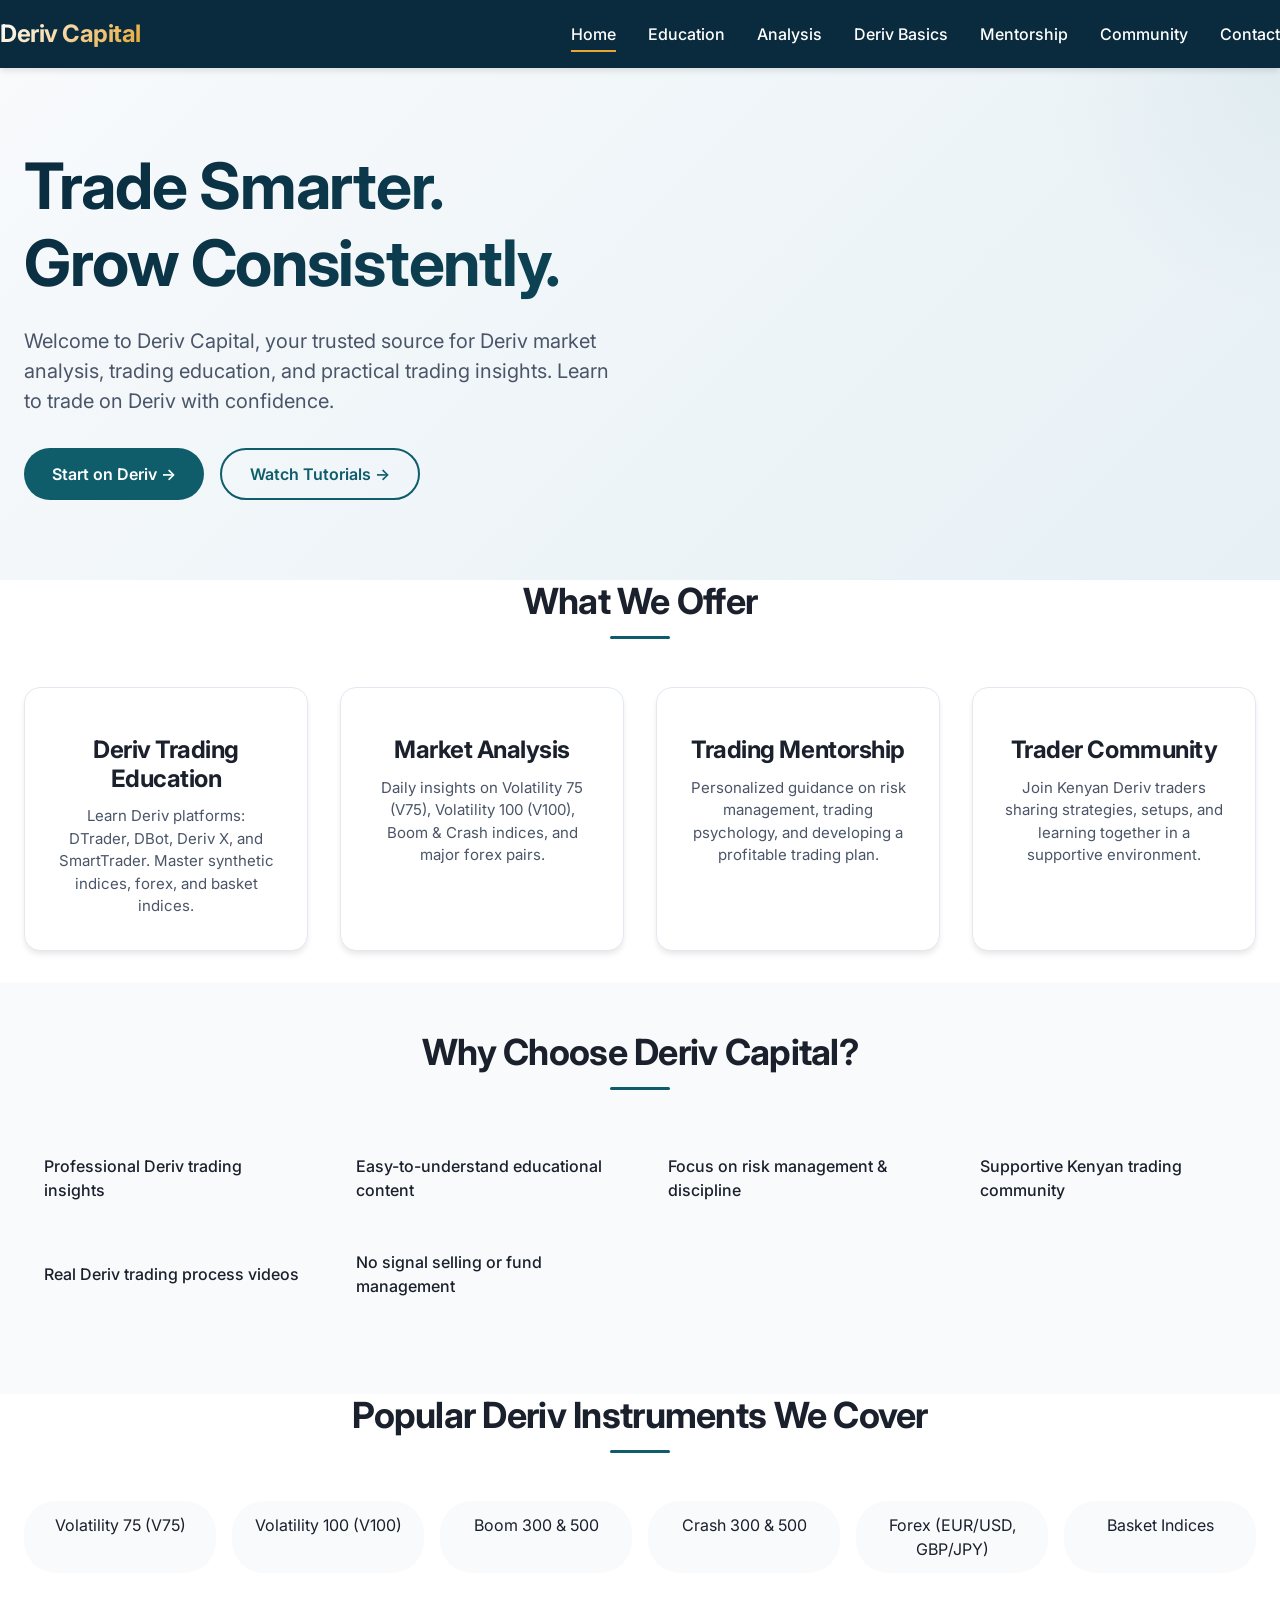
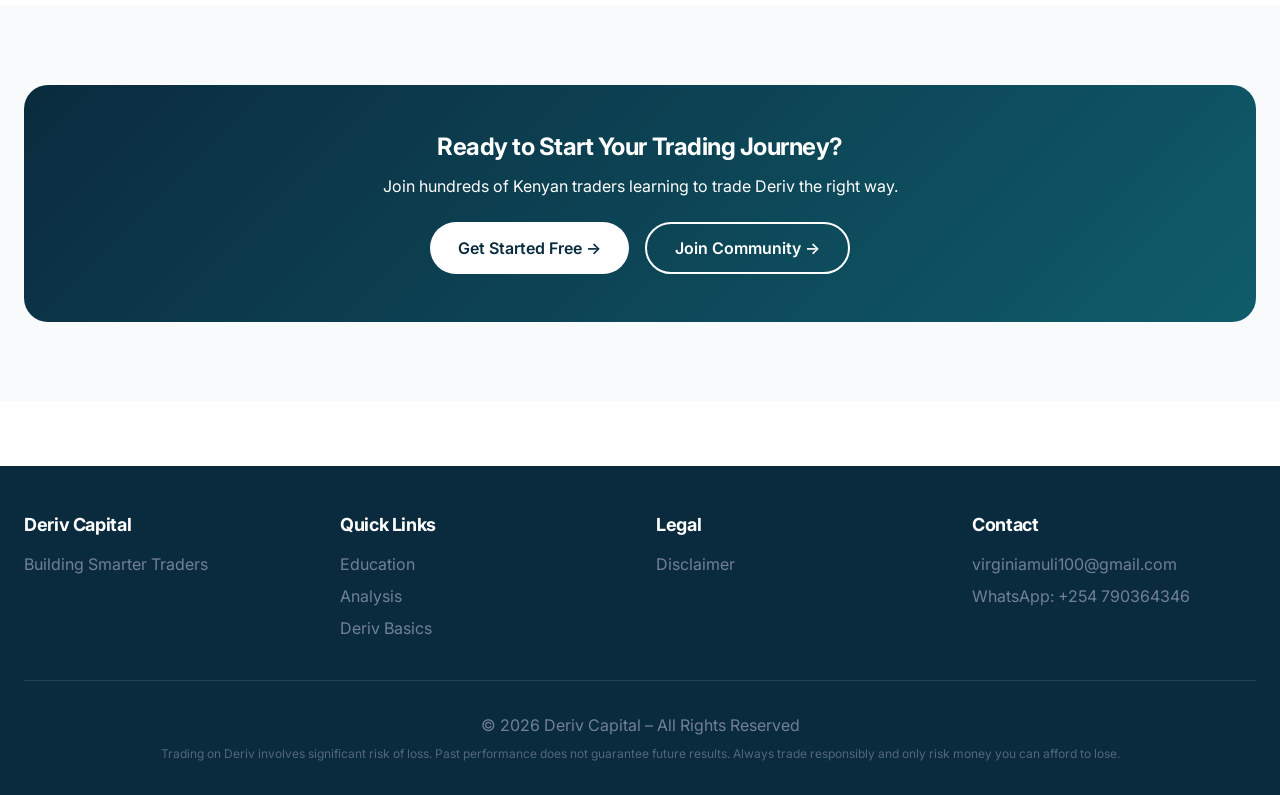
<file: index.html>
<!DOCTYPE html>
<html lang="en">
<head>
    <meta charset="UTF-8">
    <meta name="viewport" content="width=device-width, initial-scale=1.0">
    <title>Deriv Capital – Trade Smarter. Grow Consistently. | Deriv Trading Education Kenya</title>
    <meta name="description" content="Learn Deriv trading with Deriv Capital. Market analysis, trading education, mentorship, and community for Kenyan traders.">
    <link rel="stylesheet" href="styles.css">
</head>
<body>
    <header>
        <div class="container header-flex">
            <div class="logo">
                <a href="index.html"> Deriv Capital</a>
            </div>
            <button class="menu-toggle" aria-label="Menu">☰</button>
            <ul class="nav-links">
                <li><a href="index.html" class="active">Home</a></li>
                <li><a href="education.html">Education</a></li>
                <li><a href="market-analysis.html">Analysis</a></li>
                <li><a href="deriv-basics.html">Deriv Basics</a></li>
                <li><a href="mentorship.html">Mentorship</a></li>
                <li><a href="community.html">Community</a></li>
                <li><a href="contact.html">Contact</a></li>
            </ul>
        </div>
    </header>

    <main>
        <section class="hero">
            <div class="container">
                <h1>Trade Smarter.<br>Grow Consistently.</h1>
                <p>Welcome to Deriv Capital, your trusted source for Deriv market analysis, trading education, and practical trading insights. Learn to trade on Deriv with confidence.</p>
                <div class="hero-buttons">
                    <a href="deriv-basics.html" class="btn"> Start on Deriv →</a>
                    <a href="education.html" class="btn btn-outline">Watch Tutorials →</a>
                </div>
            </div>
        </section>

        <section class="container">
            <h2 class="section-title">What We Offer</h2>
            <div class="grid">
                <div class="card">
                    <div class="card-icon"></div>
                    <h3>Deriv Trading Education</h3>
                    <p>Learn Deriv platforms: DTrader, DBot, Deriv X, and SmartTrader. Master synthetic indices, forex, and basket indices.</p>
                </div>
                <div class="card">
                    <div class="card-icon"></div>
                    <h3>Market Analysis</h3>
                    <p>Daily insights on Volatility 75 (V75), Volatility 100 (V100), Boom & Crash indices, and major forex pairs.</p>
                </div>
                <div class="card">
                    <div class="card-icon"></div>
                    <h3>Trading Mentorship</h3>
                    <p>Personalized guidance on risk management, trading psychology, and developing a profitable trading plan.</p>
                </div>
                <div class="card">
                    <div class="card-icon"></div>
                    <h3>Trader Community</h3>
                    <p>Join Kenyan Deriv traders sharing strategies, setups, and learning together in a supportive environment.</p>
                </div>
            </div>
        </section>

        <section class="bg-light">
            <div class="container">
                <h2 class="section-title">Why Choose Deriv Capital?</h2>
                <div class="features-grid">
                    <div class="feature"> Professional Deriv trading insights</div>
                    <div class="feature"> Easy-to-understand educational content</div>
                    <div class="feature"> Focus on risk management & discipline</div>
                    <div class="feature"> Supportive Kenyan trading community</div>
                    <div class="feature"> Real Deriv trading process videos</div>
                    <div class="feature"> No signal selling or fund management</div>
                </div>
            </div>
        </section>

        <section class="container">
            <h2 class="section-title">Popular Deriv Instruments We Cover</h2>
            <div class="grid" style="grid-template-columns: repeat(auto-fit, minmax(160px, 1fr)); gap: 1rem;">
                <div class="card-small" style="background: var(--bg-light); padding: 0.75rem; border-radius: 2rem; text-align: center;"> Volatility 75 (V75)</div>
                <div class="card-small" style="background: var(--bg-light); padding: 0.75rem; border-radius: 2rem; text-align: center;"> Volatility 100 (V100)</div>
                <div class="card-small" style="background: var(--bg-light); padding: 0.75rem; border-radius: 2rem; text-align: center;"> Boom 300 & 500</div>
                <div class="card-small" style="background: var(--bg-light); padding: 0.75rem; border-radius: 2rem; text-align: center;"> Crash 300 & 500</div>
                <div class="card-small" style="background: var(--bg-light); padding: 0.75rem; border-radius: 2rem; text-align: center;"> Forex (EUR/USD, GBP/JPY)</div>
                <div class="card-small" style="background: var(--bg-light); padding: 0.75rem; border-radius: 2rem; text-align: center;"> Basket Indices</div>
            </div>
        </section>

        <section class="bg-light">
            <div class="container">
                <div class="cta-box" style="background: linear-gradient(135deg, var(--primary-dark), var(--primary));">
                    <h3>Ready to Start Your Trading Journey?</h3>
                    <p>Join hundreds of Kenyan traders learning to trade Deriv the right way.</p>
                    <div class="cta-buttons">
                        <a href="deriv-basics.html" class="btn" style="background: white; color: var(--primary-dark);">Get Started Free →</a>
                        <a href="community.html" class="btn btn-outline">Join Community →</a>
                    </div>
                </div>
            </div>
        </section>
    </main>

    <footer>
        <div class="container">
            <div class="footer-grid">
                <div>
                    <h4>Deriv Capital</h4>
                    <p>Building Smarter Traders</p>
                </div>
                <div>
                    <h4>Quick Links</h4>
                    <ul>
                        <li><a href="education.html">Education</a></li>
                        <li><a href="market-analysis.html">Analysis</a></li>
                        <li><a href="deriv-basics.html">Deriv Basics</a></li>
                    </ul>
                </div>
                <div>
                    <h4>Legal</h4>
                    <ul>
                        <li><a href="disclaimer.html">Disclaimer</a></li>
                    </ul>
                </div>
                <div>
                    <h4>Contact</h4>
                    <ul>
                        <li><a href="mailto:virginiamuli100@gmail.com">virginiamuli100@gmail.com</a></li>
                        <li><a href="https://wa.me/254790364346">WhatsApp: +254 790364346</a></li>
                    </ul>
                </div>
            </div>
            <div class="footer-bottom">
                <p>&copy; 2026 Deriv Capital – All Rights Reserved</p>
                <p class="disclaimer-small">Trading on Deriv involves significant risk of loss. Past performance does not guarantee future results. Always trade responsibly and only risk money you can afford to lose.</p>
            </div>
        </div>
    </footer>
    <script src="main.js"></script>
</body>
</html>
</file>
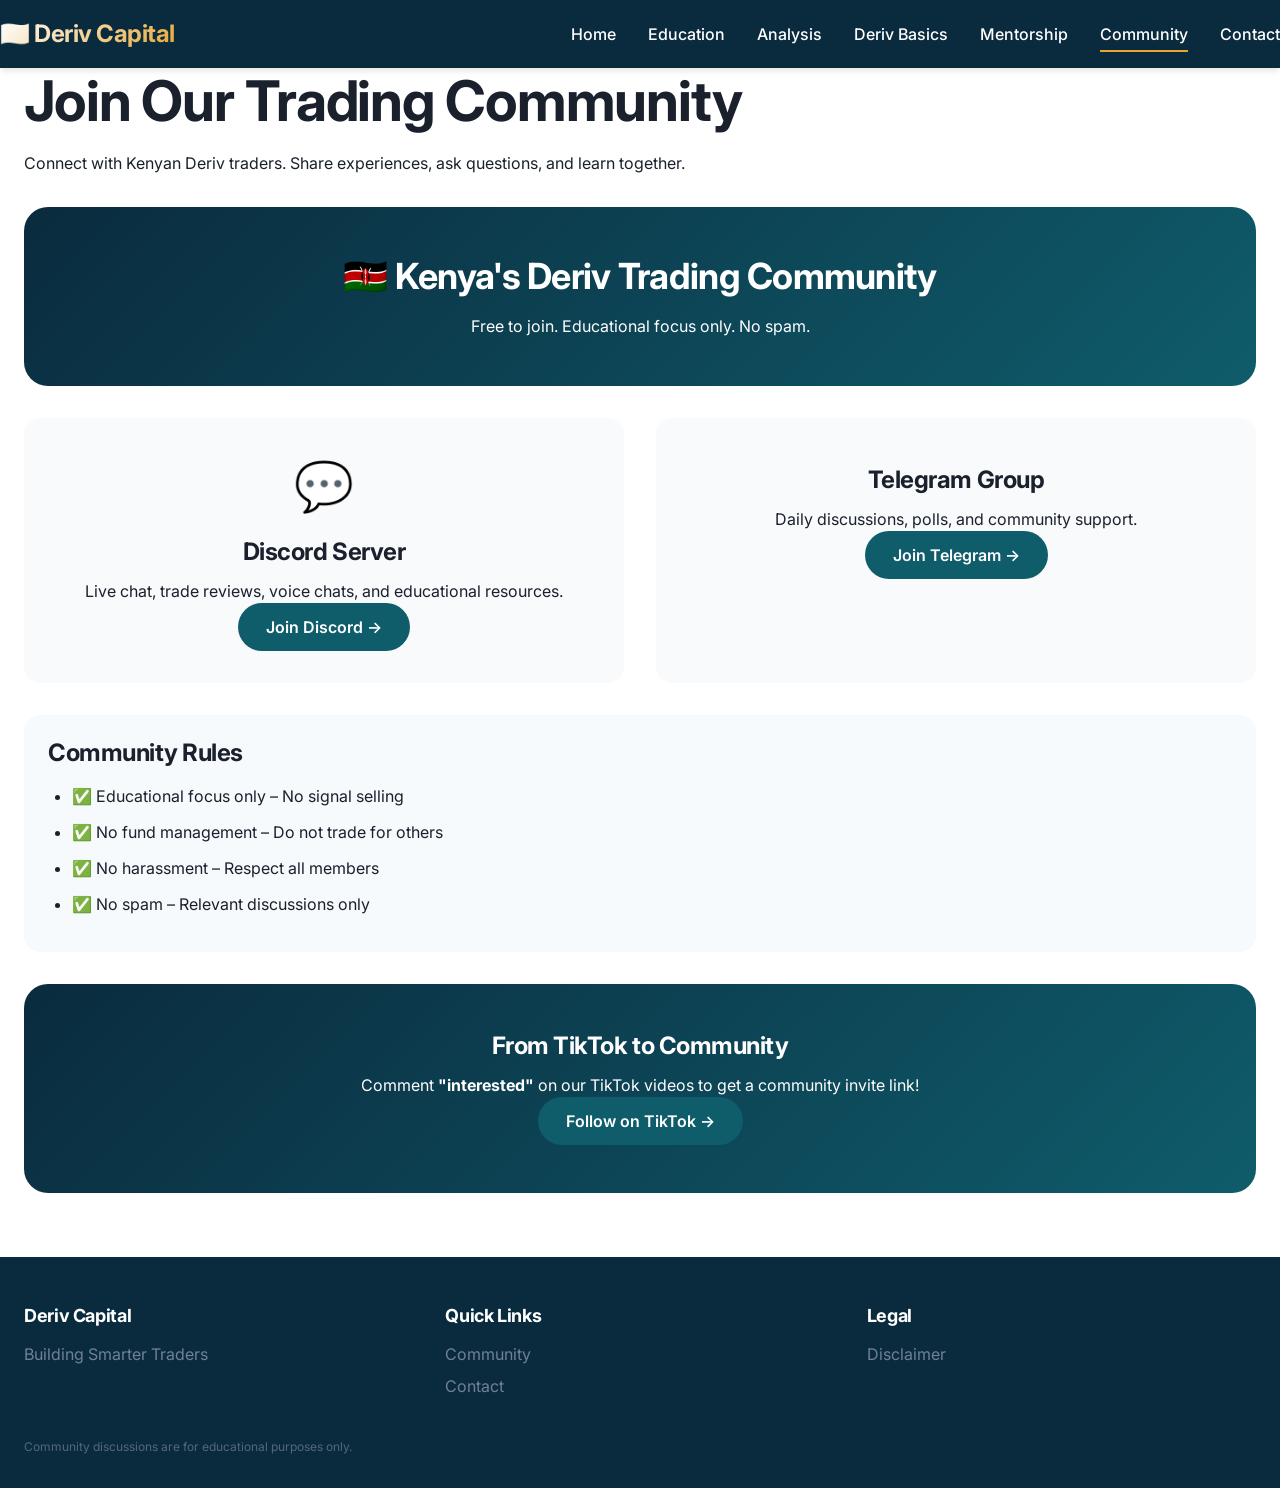
<file: community.html>
<!DOCTYPE html>
<html lang="en">
<head>
    <meta charset="UTF-8">
    <meta name="viewport" content="width=device-width, initial-scale=1.0">
    <title>Community – Deriv Capital</title>
    <link rel="stylesheet" href="styles.css">
</head>
<body>
    <header>
        <div class="container header-flex">
            <div class="logo"><a href="index.html">🇰🇪 Deriv Capital</a></div>
            <button class="menu-toggle">☰</button>
            <ul class="nav-links">
                <li><a href="index.html">Home</a></li>
                <li><a href="education.html">Education</a></li>
                <li><a href="market-analysis.html">Analysis</a></li>
                <li><a href="deriv-basics.html">Deriv Basics</a></li>
                <li><a href="mentorship.html">Mentorship</a></li>
                <li><a href="community.html" class="active">Community</a></li>
                <li><a href="contact.html">Contact</a></li>
            </ul>
        </div>
    </header>

    <main class="container">
        <h1> Join Our Trading Community</h1>
        <p>Connect with Kenyan Deriv traders. Share experiences, ask questions, and learn together.</p>

        <div class="community-banner">
            <h2>🇰🇪 Kenya's Deriv Trading Community</h2>
            <p>Free to join. Educational focus only. No spam.</p>
        </div>

        <div class="community-platforms">
            <div class="platform-card">
                <div class="platform-icon">💬</div>
                <h3>Discord Server</h3>
                <p>Live chat, trade reviews, voice chats, and educational resources.</p>
                <a href="https://discord.gg/keemcapital" class="btn" target="_blank">Join Discord →</a>
            </div>
            <div class="platform-card">
                <div class="platform-icon"></div>
                <h3>Telegram Group</h3>
                <p>Daily discussions, polls, and community support.</p>
                <a href="https://t.me/keemcapital" class="btn" target="_blank">Join Telegram →</a>
            </div>
        </div>

        <div class="community-rules" style="background: #f7fafc; padding: 1.5rem; border-radius: 16px;">
            <h3> Community Rules</h3>
            <ul style="margin-left: 1.5rem;">
                <li>✅ Educational focus only – No signal selling</li>
                <li>✅ No fund management – Do not trade for others</li>
                <li>✅ No harassment – Respect all members</li>
                <li>✅ No spam – Relevant discussions only</li>
            </ul>
        </div>

        <div class="cta-box">
            <h3> From TikTok to Community</h3>
            <p>Comment <strong>"interested"</strong> on our TikTok videos to get a community invite link!</p>
            <a href="https://www.tiktok.com/@ma_ashley4631" class="btn" target="_blank">Follow on TikTok →</a>
        </div>
    </main>

    <footer>
        <div class="container">
            <div class="footer-grid">
                <div><h4>Deriv Capital</h4><p>Building Smarter Traders</p></div>
                <div><h4>Quick Links</h4><ul><li><a href="community.html">Community</a></li><li><a href="contact.html">Contact</a></li></ul></div>
                <div><h4>Legal</h4><ul><li><a href="disclaimer.html">Disclaimer</a></li></ul></div>
            </div>
            <p class="disclaimer-small">Community discussions are for educational purposes only.</p>
        </div>
    </footer>
    <script src="main.js"></script>
</body>
</html>
</file>
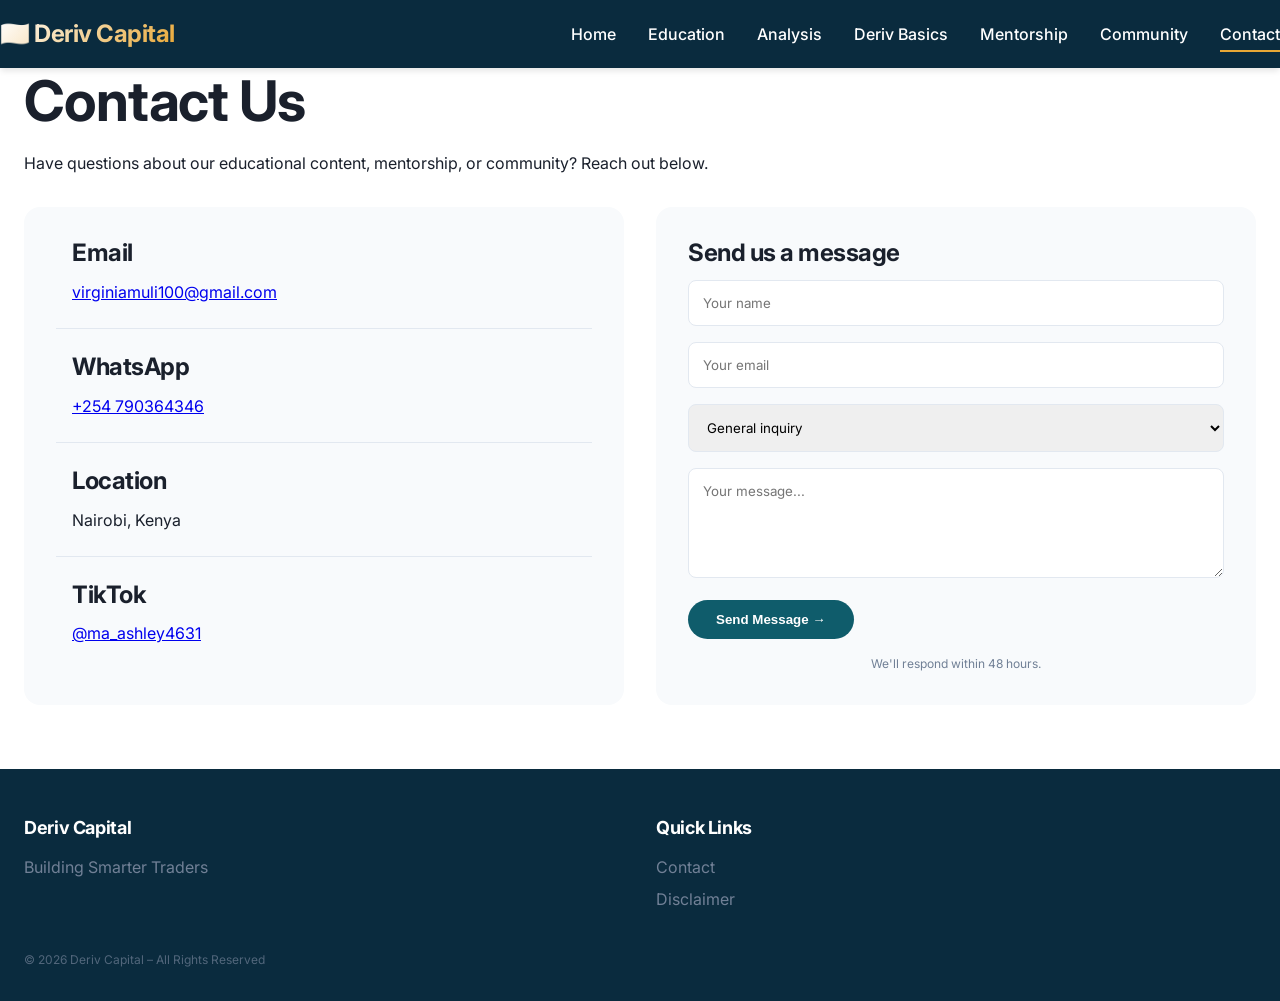
<file: contact.html>
<!DOCTYPE html>
<html lang="en">
<head>
    <meta charset="UTF-8">
    <meta name="viewport" content="width=device-width, initial-scale=1.0">
    <title>Contact – Deriv Capital</title>
    <link rel="stylesheet" href="styles.css">
</head>
<body>
    <header>
        <div class="container header-flex">
            <div class="logo"><a href="index.html">🇰🇪 Deriv Capital</a></div>
            <button class="menu-toggle">☰</button>
            <ul class="nav-links">
                <li><a href="index.html">Home</a></li>
                <li><a href="education.html">Education</a></li>
                <li><a href="market-analysis.html">Analysis</a></li>
                <li><a href="deriv-basics.html">Deriv Basics</a></li>
                <li><a href="mentorship.html">Mentorship</a></li>
                <li><a href="community.html">Community</a></li>
                <li><a href="contact.html" class="active">Contact</a></li>
            </ul>
        </div>
    </header>

    <main class="container">
        <h1> Contact Us</h1>
        <p>Have questions about our educational content, mentorship, or community? Reach out below.</p>

        <div class="contact-grid">
            <div class="contact-info-box">
                <div class="contact-method">
                    <div class="contact-icon"></div>
                    <div>
                        <h3>Email</h3>
                        <p><a href="mailto:virginiamuli100@gmail.com">virginiamuli100@gmail.com</a></p>
                    </div>
                </div>
                <div class="contact-method">
                    <div class="contact-icon"></div>
                    <div>
                        <h3>WhatsApp</h3>
                        <p><a href="https://wa.me/254790364346">+254 790364346</a></p>
                    </div>
                </div>
                <div class="contact-method">
                    <div class="contact-icon"></div>
                    <div>
                        <h3>Location</h3>
                        <p>Nairobi, Kenya</p>
                    </div>
                </div>
                <div class="contact-method">
                    <div class="contact-icon"></div>
                    <div>
                        <h3>TikTok</h3>
                        <p><a href="https://www.tiktok.com/@ma_ashley4631" target="_blank">@ma_ashley4631</a></p>
                    </div>
                </div>
            </div>

            <div class="contact-form-box">
                <h3>Send us a message</h3>
                <form action="https://formspree.io/f/your-form-id" method="POST">
                    <input type="text" name="name" placeholder="Your name" required>
                    <input type="email" name="email" placeholder="Your email" required>
                    <select name="subject">
                        <option value="general">General inquiry</option>
                        <option value="mentorship">Mentorship interest</option>
                        <option value="community">Community question</option>
                    </select>
                    <textarea name="message" rows="5" placeholder="Your message..." required></textarea>
                    <button type="submit" class="btn">Send Message →</button>
                </form>
                <p class="form-note" style="font-size: 0.75rem;">We'll respond within 48 hours.</p>
            </div>
        </div>
    </main>

    <footer>
        <div class="container">
            <div class="footer-grid">
                <div><h4>Deriv Capital</h4><p>Building Smarter Traders</p></div>
                <div><h4>Quick Links</h4><ul><li><a href="contact.html">Contact</a></li><li><a href="disclaimer.html">Disclaimer</a></li></ul></div>
            </div>
            <p class="disclaimer-small">© 2026  Deriv Capital – All Rights Reserved</p>
        </div>
    </footer>
    <script src="main.js"></script>
</body>
</html>
</file>
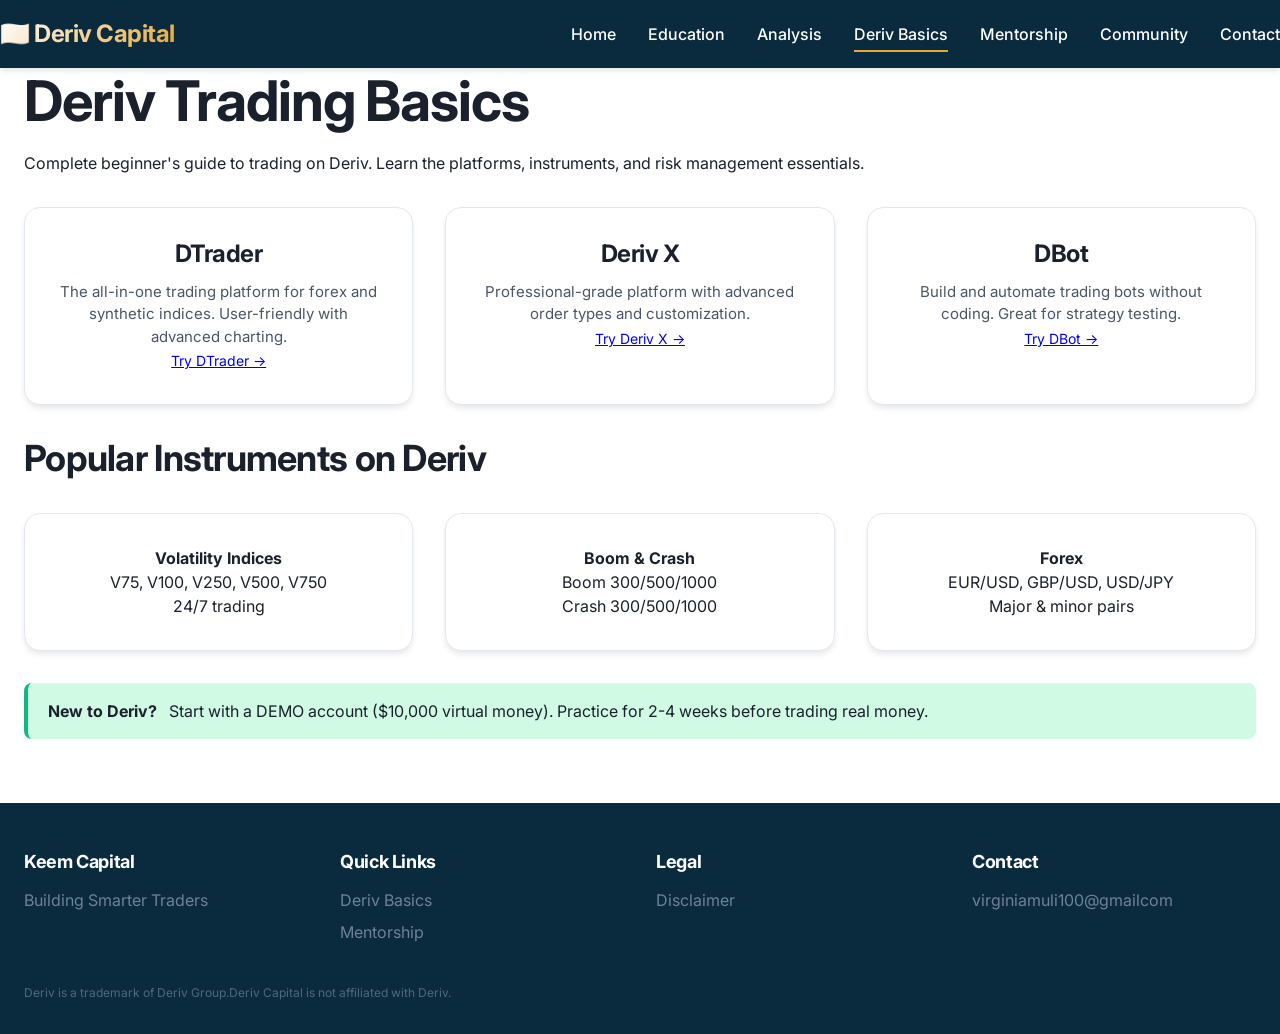
<file: deriv-basics.html>
<!DOCTYPE html>
<html lang="en">
<head>
    <meta charset="UTF-8">
    <meta name="viewport" content="width=device-width, initial-scale=1.0">
    <title>Deriv Basics – Deriv Capital</title>
    <link rel="stylesheet" href="styles.css">
</head>
<body>
    <header>
        <div class="container header-flex">
            <div class="logo"><a href="index.html">🇰🇪 Deriv Capital</a></div>
            <button class="menu-toggle">☰</button>
            <ul class="nav-links">
                <li><a href="index.html">Home</a></li>
                <li><a href="education.html">Education</a></li>
                <li><a href="market-analysis.html">Analysis</a></li>
                <li><a href="deriv-basics.html" class="active">Deriv Basics</a></li>
                <li><a href="mentorship.html">Mentorship</a></li>
                <li><a href="community.html">Community</a></li>
                <li><a href="contact.html">Contact</a></li>
            </ul>
        </div>
    </header>

    <main class="container">
        <h1> Deriv Trading Basics</h1>
        <p>Complete beginner's guide to trading on Deriv. Learn the platforms, instruments, and risk management essentials.</p>

        <div class="grid">
            <div class="card">
                <h3>DTrader</h3>
                <p>The all-in-one trading platform for forex and synthetic indices. User-friendly with advanced charting.</p>
                <a href="https://deriv.com/dtrader" class="btn-small" target="_blank">Try DTrader →</a>
            </div>
            <div class="card">
                <h3>Deriv X</h3>
                <p>Professional-grade platform with advanced order types and customization.</p>
                <a href="https://deriv.com/derivx" class="btn-small" target="_blank">Try Deriv X →</a>
            </div>
            <div class="card">
                <h3>DBot</h3>
                <p>Build and automate trading bots without coding. Great for strategy testing.</p>
                <a href="https://deriv.com/dbot" class="btn-small" target="_blank">Try DBot →</a>
            </div>
        </div>

        <h2>Popular Instruments on Deriv</h2>
        <div class="grid" style="grid-template-columns: repeat(auto-fit, minmax(200px, 1fr));">
            <div class="card"><strong> Volatility Indices</strong><br>V75, V100, V250, V500, V750<br>24/7 trading</div>
            <div class="card"><strong> Boom & Crash</strong><br>Boom 300/500/1000<br>Crash 300/500/1000</div>
            <div class="card"><strong> Forex</strong><br>EUR/USD, GBP/USD, USD/JPY<br>Major & minor pairs</div>
        </div>

        <div class="alert alert-success">
         <strong>New to Deriv?</strong> Start with a DEMO account ($10,000 virtual money). Practice for 2-4 weeks before trading real money.
        </div>
    </main>

    <footer>
        <div class="container">
            <div class="footer-grid">
                <div><h4>Keem Capital</h4><p>Building Smarter Traders</p></div>
                <div><h4>Quick Links</h4><ul><li><a href="deriv-basics.html">Deriv Basics</a></li><li><a href="mentorship.html">Mentorship</a></li></ul></div>
                <div><h4>Legal</h4><ul><li><a href="disclaimer.html">Disclaimer</a></li></ul></div>
                <div><h4>Contact</h4><ul><li><a href="mailto:virginiamuli100@gmailcom">virginiamuli100@gmailcom</a></li></ul></div>
            </div>
            <p class="disclaimer-small">Deriv is a trademark of Deriv Group.Deriv Capital is not affiliated with Deriv.</p>
        </div>
    </footer>
    <script src="main.js"></script>
</body>
</html>
</file>
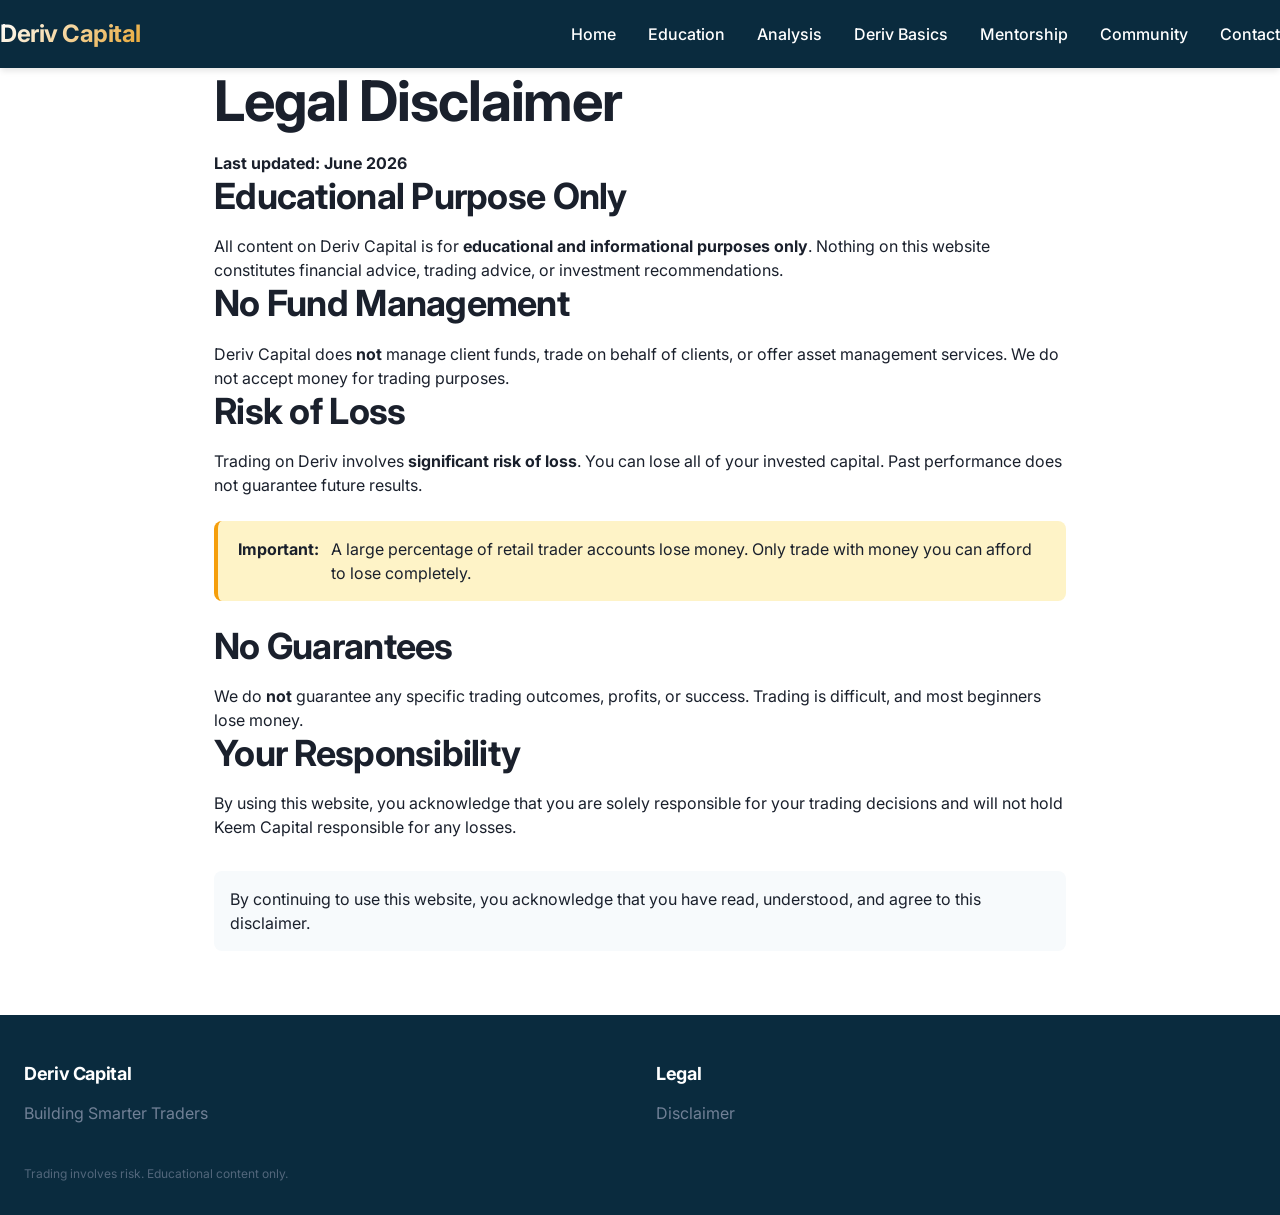
<file: disclaimer.html>
<!DOCTYPE html>
<html lang="en">
<head>
    <meta charset="UTF-8">
    <meta name="viewport" content="width=device-width, initial-scale=1.0">
    <title>Disclaimer – Deriv Capital</title>
    <link rel="stylesheet" href="styles.css">
</head>
<body>
    <header>
        <div class="container header-flex">
            <div class="logo"><a href="index.html">Deriv Capital</a></div>
            <button class="menu-toggle"></button>
            <ul class="nav-links">
                <li><a href="index.html">Home</a></li>
                <li><a href="education.html">Education</a></li>
                <li><a href="market-analysis.html">Analysis</a></li>
                <li><a href="deriv-basics.html">Deriv Basics</a></li>
                <li><a href="mentorship.html">Mentorship</a></li>
                <li><a href="community.html">Community</a></li>
                <li><a href="contact.html">Contact</a></li>
            </ul>
        </div>
    </header>

    <main class="container" style="max-width: 900px;">
        <h1> Legal Disclaimer</h1>
        <p><strong>Last updated: June 2026</strong></p>

        <h2>Educational Purpose Only</h2>
        <p>All content on Deriv Capital is for <strong>educational and informational purposes only</strong>. Nothing on this website constitutes financial advice, trading advice, or investment recommendations.</p>

        <h2>No Fund Management</h2>
        <p>Deriv Capital does <strong>not</strong> manage client funds, trade on behalf of clients, or offer asset management services. We do not accept money for trading purposes.</p>

        <h2>Risk of Loss</h2>
        <p>Trading on Deriv involves <strong>significant risk of loss</strong>. You can lose all of your invested capital. Past performance does not guarantee future results.</p>

        <div class="alert alert-warning">
            <strong>Important:</strong> A large percentage of retail trader accounts lose money. Only trade with money you can afford to lose completely.
        </div>

        <h2>No Guarantees</h2>
        <p>We do <strong>not</strong> guarantee any specific trading outcomes, profits, or success. Trading is difficult, and most beginners lose money.</p>

        <h2>Your Responsibility</h2>
        <p>By using this website, you acknowledge that you are solely responsible for your trading decisions and will not hold Keem Capital responsible for any losses.</p>

        <p style="margin-top: 2rem; padding: 1rem; background: #f7fafc; border-radius: 8px;">By continuing to use this website, you acknowledge that you have read, understood, and agree to this disclaimer.</p>
    </main>

    <footer>
        <div class="container">
            <div class="footer-grid">
                <div><h4>Deriv Capital</h4><p>Building Smarter Traders</p></div>
                <div><h4>Legal</h4><ul><li><a href="disclaimer.html">Disclaimer</a></li></ul></div>
            </div>
            <p class="disclaimer-small">Trading involves risk. Educational content only.</p>
        </div>
    </footer>
    <script src="main.js"></script>
</body>
</html>
</file>
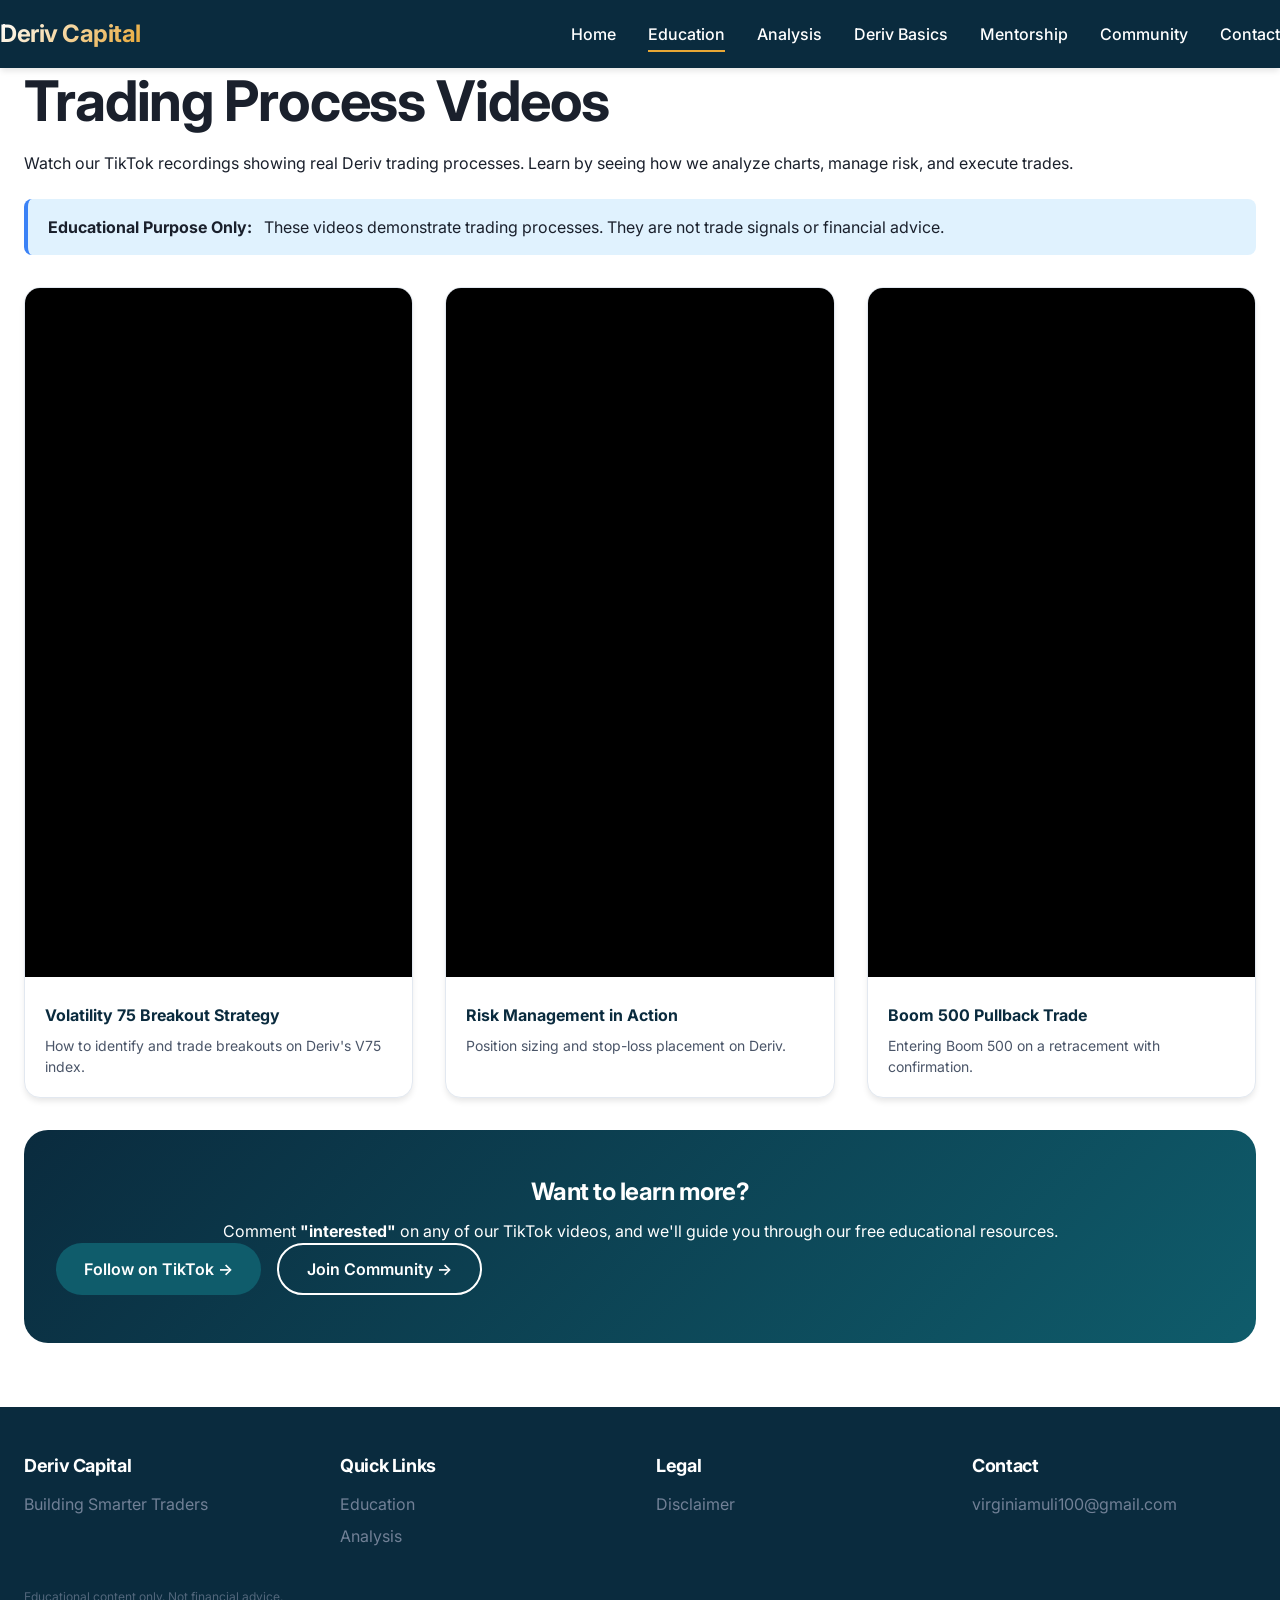
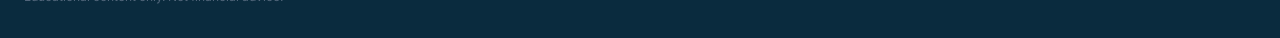
<file: education.html>
<!DOCTYPE html>
<html lang="en">
<head>
    <meta charset="UTF-8">
    <meta name="viewport" content="width=device-width, initial-scale=1.0">
    <title>Education – Deriv Capital</title>
    <link rel="stylesheet" href="styles.css">
</head>
<body>
    <header>
        <div class="container header-flex">
            <div class="logo"><a href="index.html"> Deriv Capital</a></div>
            <button class="menu-toggle"></button>
            <ul class="nav-links">
                <li><a href="index.html">Home</a></li>
                <li><a href="education.html" class="active">Education</a></li>
                <li><a href="market-analysis.html">Analysis</a></li>
                <li><a href="deriv-basics.html">Deriv Basics</a></li>
                <li><a href="mentorship.html">Mentorship</a></li>
                <li><a href="community.html">Community</a></li>
                <li><a href="contact.html">Contact</a></li>
            </ul>
        </div>
    </header>

    <main class="container">
        <h1> Trading Process Videos</h1>
        <p>Watch our TikTok recordings showing real Deriv trading processes. Learn by seeing how we analyze charts, manage risk, and execute trades.</p>

        <div class="alert alert-info">
             <strong>Educational Purpose Only:</strong> These videos demonstrate trading processes. They are not trade signals or financial advice.
        </div>

        <div class="video-grid">
            <div class="video-card">
                <iframe src="https://www.tiktok.com/embed/v2/1234567890123456789" allowfullscreen></iframe>
                <div class="caption">
                    <strong>Volatility 75 Breakout Strategy</strong>
                    <p>How to identify and trade breakouts on Deriv's V75 index.</p>
                </div>
            </div>
            <div class="video-card">
                <iframe src="https://www.tiktok.com/embed/v2/9876543210987654321" allowfullscreen></iframe>
                <div class="caption">
                    <strong>Risk Management in Action</strong>
                    <p>Position sizing and stop-loss placement on Deriv.</p>
                </div>
            </div>
            <div class="video-card">
                <iframe src="https://www.tiktok.com/embed/v2/1122334455667788990" allowfullscreen></iframe>
                <div class="caption">
                    <strong>Boom 500 Pullback Trade</strong>
                    <p>Entering Boom 500 on a retracement with confirmation.</p>
                </div>
            </div>
        </div>

        <div class="cta-box">
            <h3>Want to learn more?</h3>
            <p>Comment <strong>"interested"</strong> on any of our TikTok videos, and we'll guide you through our free educational resources.</p>
            <div class="hero-buttons">
                <a href="https://www.tiktok.com/@keemcapital" class="btn" target="_blank">Follow on TikTok →</a>
                <a href="community.html" class="btn btn-outline">Join Community →</a>
            </div>
        </div>
    </main>

    <footer>
        <div class="container">
            <div class="footer-grid">
                <div><h4> Deriv Capital</h4><p>Building Smarter Traders</p></div>
                <div><h4>Quick Links</h4><ul><li><a href="education.html">Education</a></li><li><a href="market-analysis.html">Analysis</a></li></ul></div>
                <div><h4>Legal</h4><ul><li><a href="disclaimer.html">Disclaimer</a></li></ul></div>
                <div><h4>Contact</h4><ul><li><a href="mailto:virginiamuli100@gmail.com">virginiamuli100@gmail.com</a></li></ul></div>
            </div>
            <p class="disclaimer-small">Educational content only. Not financial advice.</p>
        </div>
    </footer>
    <script src="main.js"></script>
</body>
</html>
</file>
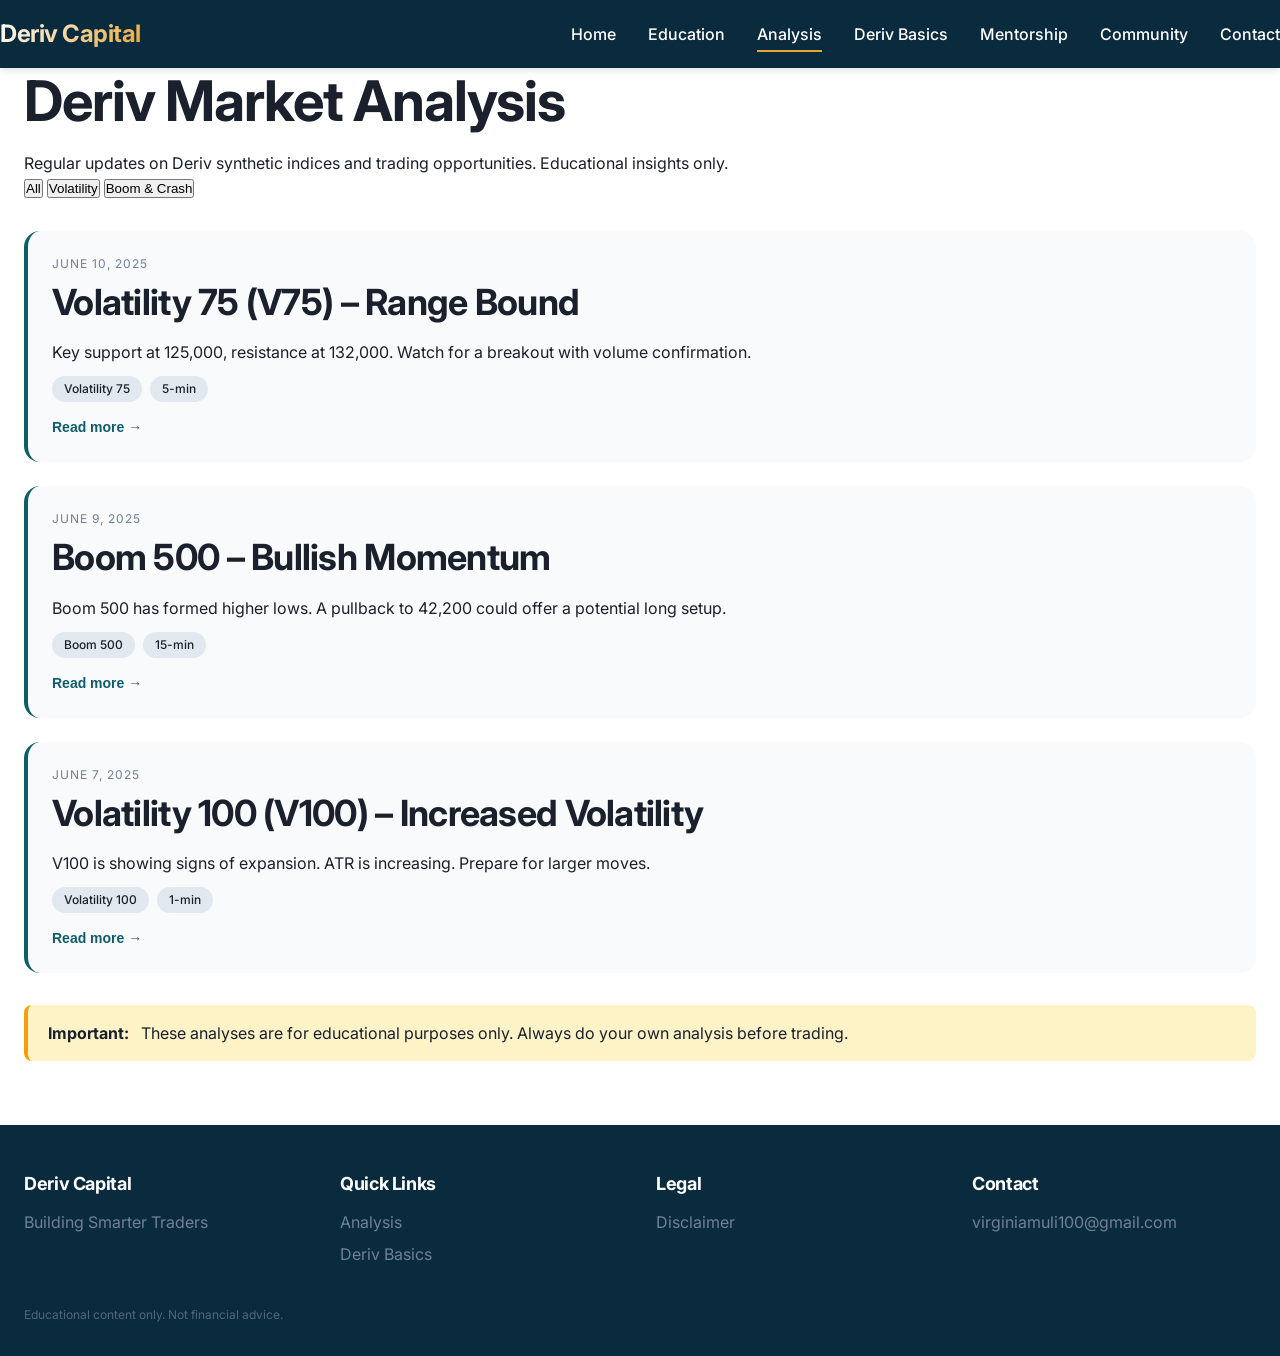
<file: market-analysis.html>
<!DOCTYPE html>
<html lang="en">
<head>
    <meta charset="UTF-8">
    <meta name="viewport" content="width=device-width, initial-scale=1.0">
    <title>Market Analysis – Deriv Capital</title>
    <link rel="stylesheet" href="styles.css">
</head>
<body>
    <header>
        <div class="container header-flex">
            <div class="logo"><a href="index.html"> Deriv Capital</a></div>
            <button class="menu-toggle">☰</button>
            <ul class="nav-links">
                <li><a href="index.html">Home</a></li>
                <li><a href="education.html">Education</a></li>
                <li><a href="market-analysis.html" class="active">Analysis</a></li>
                <li><a href="deriv-basics.html">Deriv Basics</a></li>
                <li><a href="mentorship.html">Mentorship</a></li>
                <li><a href="community.html">Community</a></li>
                <li><a href="contact.html">Contact</a></li>
            </ul>
        </div>
    </header>

    <main class="container">
        <h1> Deriv Market Analysis</h1>
        <p>Regular updates on Deriv synthetic indices and trading opportunities. Educational insights only.</p>

        <div class="analysis-filters">
            <button class="filter-btn active" data-filter="all">All</button>
            <button class="filter-btn" data-filter="volatility">Volatility</button>
            <button class="filter-btn" data-filter="boomcrash">Boom & Crash</button>
        </div>

        <div class="blog-list">
            <article class="blog-post" data-category="volatility">
                <div class="post-date">June 10, 2025</div>
                <h2>Volatility 75 (V75) – Range Bound</h2>
                <p>Key support at 125,000, resistance at 132,000. Watch for a breakout with volume confirmation.</p>
                <div class="post-tags"><span>Volatility 75</span><span>5-min</span></div>
                <button class="read-more">Read more →</button>
                <div class="full-content" style="display:none;">
                    <p><strong>Education Trade Setup:</strong> A break above 132,000 could target 138,000. Stop-loss below 129,000. Always use proper position sizing.</p>
                </div>
            </article>

            <article class="blog-post" data-category="boomcrash">
                <div class="post-date">June 9, 2025</div>
                <h2>Boom 500 – Bullish Momentum</h2>
                <p>Boom 500 has formed higher lows. A pullback to 42,200 could offer a potential long setup.</p>
                <div class="post-tags"><span>Boom 500</span><span>15-min</span></div>
                <button class="read-more">Read more →</button>
                <div class="full-content" style="display:none;">
                    <p><strong>Education Lesson:</strong> Boom indices tend to trend. Don't fight the trend – trade with it using proper risk management.</p>
                </div>
            </article>

            <article class="blog-post" data-category="volatility">
                <div class="post-date">June 7, 2025</div>
                <h2>Volatility 100 (V100) – Increased Volatility</h2>
                <p>V100 is showing signs of expansion. ATR is increasing. Prepare for larger moves.</p>
                <div class="post-tags"><span>Volatility 100</span><span>1-min</span></div>
                <button class="read-more">Read more →</button>
                <div class="full-content" style="display:none;">
                    <p><strong>Education Setup:</strong> In high volatility, reduce position size by 50%.</p>
                </div>
            </article>
        </div>

        <div class="alert alert-warning">
             <strong>Important:</strong> These analyses are for educational purposes only. Always do your own analysis before trading.
        </div>
    </main>

    <footer>
        <div class="container">
            <div class="footer-grid">
                <div><h4>Deriv Capital</h4><p>Building Smarter Traders</p></div>
                <div><h4>Quick Links</h4><ul><li><a href="market-analysis.html">Analysis</a></li><li><a href="deriv-basics.html">Deriv Basics</a></li></ul></div>
                <div><h4>Legal</h4><ul><li><a href="disclaimer.html">Disclaimer</a></li></ul></div>
                <div><h4>Contact</h4><ul><li><a href="mailto:virginiamuli100@gmail.com">virginiamuli100@gmail.com</a></li></ul></div>
            </div>
            <p class="disclaimer-small">Educational content only. Not financial advice.</p>
        </div>
    </footer>
    <script src="main.js"></script>
</body>
</html>
</file>
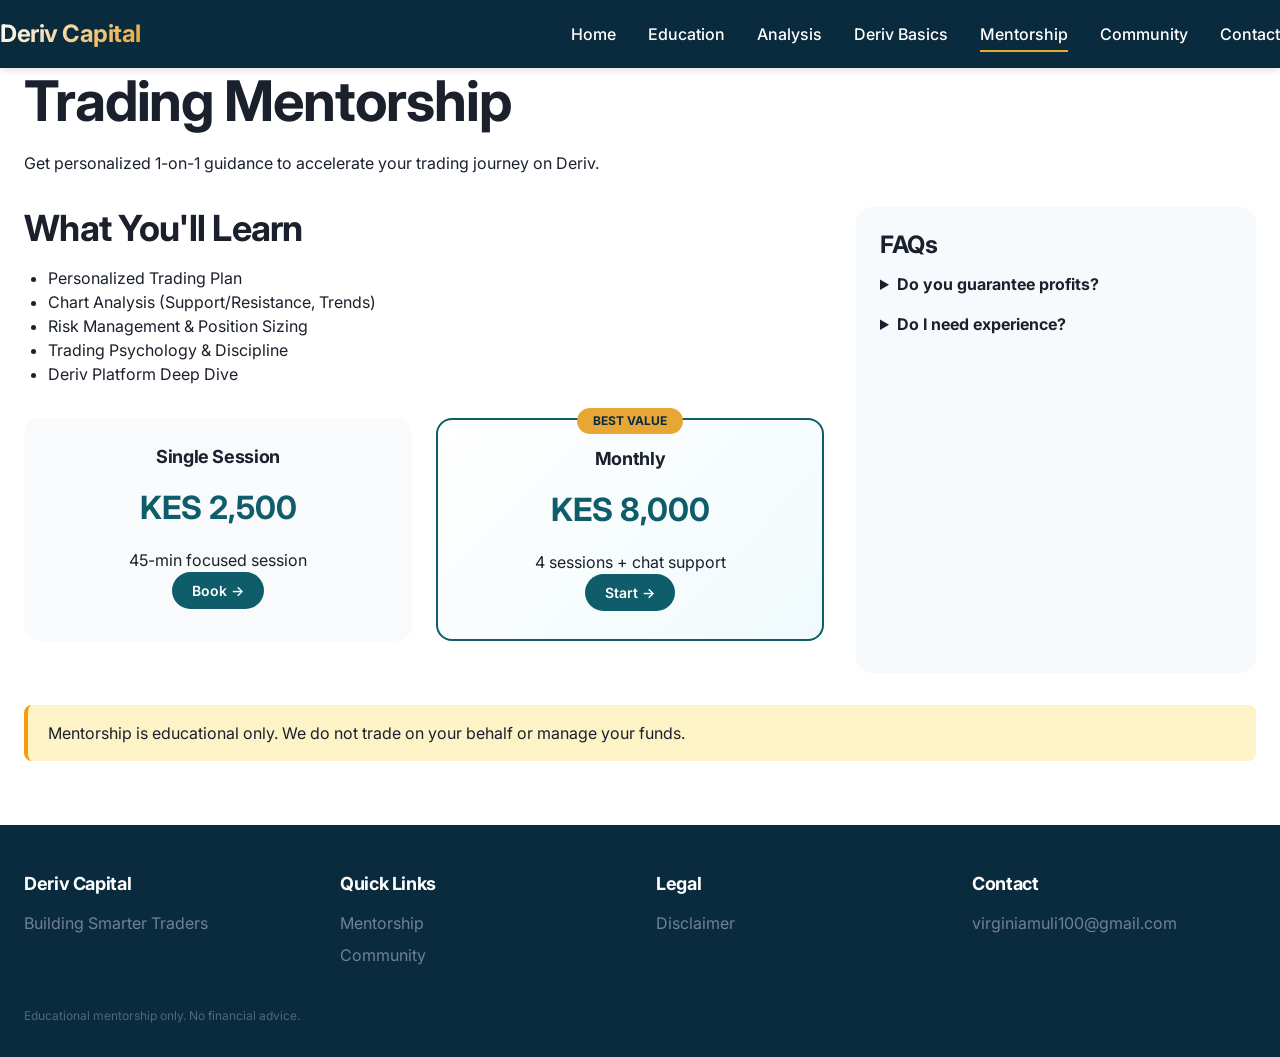
<file: mentorship.html>
<!DOCTYPE html>
<html lang="en">
<head>
    <meta charset="UTF-8">
    <meta name="viewport" content="width=device-width, initial-scale=1.0">
    <title>Mentorship – Deriv Capital</title>
    <link rel="stylesheet" href="styles.css">
</head>
<body>
    <header>
        <div class="container header-flex">
            <div class="logo"><a href="index.html"> Deriv Capital</a></div>
            <button class="menu-toggle">☰</button>
            <ul class="nav-links">
                <li><a href="index.html">Home</a></li>
                <li><a href="education.html">Education</a></li>
                <li><a href="market-analysis.html">Analysis</a></li>
                <li><a href="deriv-basics.html">Deriv Basics</a></li>
                <li><a href="mentorship.html" class="active">Mentorship</a></li>
                <li><a href="community.html">Community</a></li>
                <li><a href="contact.html">Contact</a></li>
            </ul>
        </div>
    </header>

    <main class="container">
        <h1> Trading Mentorship</h1>
        <p>Get personalized 1-on-1 guidance to accelerate your trading journey on Deriv.</p>

        <div class="mentorship-grid">
            <div>
                <h2>What You'll Learn</h2>
                <ul style="margin-left: 1.5rem; margin-bottom: 2rem;">
                    <li> Personalized Trading Plan</li>
                    <li>Chart Analysis (Support/Resistance, Trends)</li>
                    <li> Risk Management & Position Sizing</li>
                    <li> Trading Psychology & Discipline</li>
                    <li> Deriv Platform Deep Dive</li>
                </ul>

                <div class="price-cards">
                    <div class="price-card">
                        <h4>Single Session</h4>
                        <div class="price">KES 2,500</div>
                        <p>45-min focused session</p>
                        <a href="https://cal.com/keemcapital/single" class="btn btn-small" target="_blank">Book →</a>
                    </div>
                    <div class="price-card featured">
                        <h4>Monthly</h4>
                        <div class="price">KES 8,000</div>
                        <p>4 sessions + chat support</p>
                        <a href="https://cal.com/keemcapital/monthly" class="btn btn-small" target="_blank">Start →</a>
                    </div>
                </div>
            </div>

            <div style="background: #f7fafc; padding: 1.5rem; border-radius: 16px;">
                <h3>FAQs</h3>
                <details style="margin-bottom: 1rem;">
                    <summary><strong>Do you guarantee profits?</strong></summary>
                    <p>No. Mentorship is educational. No one can guarantee trading profits.</p>
                </details>
                <details>
                    <summary><strong>Do I need experience?</strong></summary>
                    <p>No. We work with beginners to intermediate traders.</p>
                </details>
            </div>
        </div>

        <div class="alert alert-warning">
            Mentorship is educational only. We do not trade on your behalf or manage your funds.
        </div>
    </main>

    <footer>
        <div class="container">
            <div class="footer-grid">
                <div><h4>Deriv Capital</h4><p>Building Smarter Traders</p></div>
                <div><h4>Quick Links</h4><ul><li><a href="mentorship.html">Mentorship</a></li><li><a href="community.html">Community</a></li></ul></div>
                <div><h4>Legal</h4><ul><li><a href="disclaimer.html">Disclaimer</a></li></ul></div>
                <div><h4>Contact</h4><ul><li><a href="mailto:virginiamuli100@gmail.com">virginiamuli100@gmail.com</a></li></ul></div>
            </div>
            <p class="disclaimer-small">Educational mentorship only. No financial advice.</p>
        </div>
    </footer>
    <script src="main.js"></script>
</body>
</html>
</file>
<file: styles.css>
@import url('https://fonts.googleapis.com/css2?family=Inter:opsz,wght@14..32,300;14..32,400;14..32,500;14..32,600;14..32,700&display=swap');

:root {
    --primary-dark: #0a2b3e;
    --primary: #0f5c6b;
    --primary-light: #1a8a9e;
    --secondary: #e8a735;
    --accent: #2c3e50;
    --text-dark: #1a202c;
    --text-gray: #4a5568;
    --text-light: #718096;
    --bg-light: #f8fafc;
    --bg-white: #ffffff;
    --border: #e2e8f0;
    --success: #10b981;
    --warning: #f59e0b;
    --danger: #ef4444;
    --info: #3b82f6;
    --shadow-sm: 0 1px 2px 0 rgb(0 0 0 / 0.05);
    --shadow: 0 4px 6px -1px rgb(0 0 0 / 0.1);
    --shadow-lg: 0 10px 15px -3px rgb(0 0 0 / 0.1);
    --radius-sm: 0.5rem;
    --radius: 1rem;
    --radius-lg: 1.5rem;
}

* {
    margin: 0;
    padding: 0;
    box-sizing: border-box;
}

body {
    font-family: 'Inter', system-ui, -apple-system, sans-serif;
    line-height: 1.5;
    color: var(--text-dark);
    background: var(--bg-white);
    scroll-behavior: smooth;
}

.container {
    max-width: 1280px;
    margin: 0 auto;
    padding: 0 1.5rem;
}


h1, h2, h3, h4 {
    font-weight: 700;
    line-height: 1.2;
    letter-spacing: -0.02em;
}

h1 { font-size: clamp(2rem, 5vw, 3.5rem); margin-bottom: 1rem; }
h2 { font-size: clamp(1.5rem, 4vw, 2.25rem); margin-bottom: 1rem; }
h3 { font-size: clamp(1.25rem, 3vw, 1.5rem); margin-bottom: 0.75rem; }
h4 { font-size: 1.125rem; margin-bottom: 0.5rem; }

.section-title {
    text-align: center;
    margin-bottom: 3rem;
    position: relative;
    padding-bottom: 1rem;
}

.section-title::after {
    content: '';
    position: absolute;
    bottom: 0;
    left: 50%;
    transform: translateX(-50%);
    width: 60px;
    height: 3px;
    background: var(--primary);
    border-radius: 3px;
}

.subtitle {
    font-size: 1.125rem;
    color: var(--text-gray);
    margin-bottom: 2rem;
    text-align: center;
}

header {
    background: var(--primary-dark);
    position: sticky;
    top: 0;
    z-index: 1000;
    box-shadow: var(--shadow);
}

.header-flex {
    display: flex;
    justify-content: space-between;
    align-items: center;
    padding: 1rem 0;
    flex-wrap: wrap;
}

.logo a {
    color: white;
    text-decoration: none;
    font-size: 1.5rem;
    font-weight: 700;
    letter-spacing: -0.02em;
    background: linear-gradient(135deg, #fff, var(--secondary));
    -webkit-background-clip: text;
    background-clip: text;
    color: transparent;
}

.nav-links {
    display: flex;
    gap: 2rem;
    list-style: none;
}

.nav-links a {
    color: white;
    text-decoration: none;
    font-weight: 500;
    transition: all 0.2s ease;
    padding: 0.5rem 0;
    position: relative;
}

.nav-links a::after {
    content: '';
    position: absolute;
    bottom: 0;
    left: 0;
    width: 0;
    height: 2px;
    background: var(--secondary);
    transition: width 0.2s ease;
}

.nav-links a:hover::after,
.nav-links a.active::after {
    width: 100%;
}

.nav-links a:hover {
    color: var(--secondary);
}

.menu-toggle {
    display: none;
    background: none;
    border: none;
    color: white;
    font-size: 1.75rem;
    cursor: pointer;
    transition: transform 0.2s;
}

.menu-toggle:hover {
    transform: scale(1.1);
}


.btn {
    display: inline-flex;
    align-items: center;
    gap: 0.5rem;
    background: var(--primary);
    color: white;
    padding: 0.75rem 1.75rem;
    border-radius: 9999px;
    text-decoration: none;
    font-weight: 600;
    transition: all 0.2s ease;
    border: none;
    cursor: pointer;
}

.btn:hover {
    background: var(--primary-light);
    transform: translateY(-2px);
    box-shadow: var(--shadow-lg);
}

.btn-outline {
    background: transparent;
    border: 2px solid var(--primary);
    color: var(--primary);
}

.btn-outline:hover {
    background: var(--primary);
    color: white;
}

.btn-small {
    padding: 0.5rem 1.25rem;
    font-size: 0.875rem;
}


.hero {
    background: linear-gradient(135deg, var(--bg-light) 0%, #e6f0f5 100%);
    padding: 5rem 0;
    position: relative;
    overflow: hidden;
}

.hero::before {
    content: '';
    position: absolute;
    top: -50%;
    right: -20%;
    width: 500px;
    height: 500px;
    background: radial-gradient(circle, rgba(15,92,107,0.05) 0%, transparent 70%);
    border-radius: 50%;
}

.hero .container {
    position: relative;
    z-index: 1;
}

.hero h1 {
    font-size: clamp(2rem, 6vw, 4rem);
    margin-bottom: 1.5rem;
    background: linear-gradient(135deg, var(--primary-dark), var(--primary));
    -webkit-background-clip: text;
    background-clip: text;
    color: transparent;
}

.hero p {
    font-size: 1.25rem;
    max-width: 600px;
    margin-bottom: 2rem;
    color: var(--text-gray);
}

.hero-buttons {
    display: flex;
    gap: 1rem;
    flex-wrap: wrap;
}


.grid {
    display: grid;
    grid-template-columns: repeat(auto-fit, minmax(280px, 1fr));
    gap: 2rem;
    margin: 2rem 0;
}

.card {
    background: var(--bg-white);
    padding: 2rem;
    border-radius: var(--radius);
    box-shadow: var(--shadow);
    border: 1px solid var(--border);
    transition: all 0.3s ease;
    text-align: center;
}

.card:hover {
    transform: translateY(-8px);
    box-shadow: var(--shadow-lg);
}

.card-icon {
    font-size: 2.5rem;
    margin-bottom: 1rem;
}

.card h3 {
    margin-bottom: 0.75rem;
}

.card p {
    color: var(--text-gray);
    font-size: 0.9375rem;
}


.features-grid {
    display: grid;
    grid-template-columns: repeat(auto-fit, minmax(250px, 1fr));
    gap: 1rem;
    margin: 2rem 0;
}

.feature {
    background: var(--bg-light);
    padding: 1rem 1.25rem;
    border-radius: var(--radius-sm);
    font-weight: 500;
    display: flex;
    align-items: center;
    gap: 0.75rem;
}


.video-grid {
    display: grid;
    grid-template-columns: repeat(auto-fill, minmax(320px, 1fr));
    gap: 2rem;
    margin: 2rem 0;
}

.video-card {
    background: var(--bg-white);
    border-radius: var(--radius);
    overflow: hidden;
    box-shadow: var(--shadow);
    transition: all 0.3s ease;
    border: 1px solid var(--border);
}

.video-card:hover {
    transform: translateY(-4px);
    box-shadow: var(--shadow-lg);
}

.video-card iframe {
    width: 100%;
    aspect-ratio: 9 / 16;
    border: none;
    background: #000;
}

.video-card .caption {
    padding: 1.25rem;
}

.video-card .caption strong {
    display: block;
    margin-bottom: 0.5rem;
    color: var(--primary-dark);
}

.video-card .caption p {
    font-size: 0.875rem;
    color: var(--text-gray);
}


.blog-list {
    margin: 2rem 0;
}

.blog-post {
    background: var(--bg-light);
    padding: 1.5rem;
    border-radius: var(--radius);
    margin-bottom: 1.5rem;
    border-left: 4px solid var(--primary);
    transition: all 0.2s ease;
}

.blog-post:hover {
    box-shadow: var(--shadow);
}

.post-date {
    font-size: 0.75rem;
    color: var(--text-light);
    text-transform: uppercase;
    letter-spacing: 1px;
    margin-bottom: 0.5rem;
}

.post-tags {
    display: flex;
    gap: 0.5rem;
    flex-wrap: wrap;
    margin: 0.75rem 0;
}

.post-tags span {
    background: var(--border);
    padding: 0.25rem 0.75rem;
    border-radius: 9999px;
    font-size: 0.75rem;
    font-weight: 500;
}

.read-more {
    background: none;
    border: none;
    color: var(--primary);
    font-weight: 600;
    cursor: pointer;
    padding: 0;
    font-size: 0.875rem;
}

.full-content {
    margin-top: 1rem;
    padding-top: 1rem;
    border-top: 1px solid var(--border);
}

.toc {
    background: var(--bg-light);
    padding: 1.5rem 2rem;
    border-radius: var(--radius);
    margin-bottom: 2rem;
}

.toc ul {
    margin-left: 1.5rem;
    margin-top: 0.5rem;
}

.toc a {
    color: var(--primary);
    text-decoration: none;
}

.instruments-guide,
.compare {
    display: grid;
    grid-template-columns: repeat(auto-fit, minmax(280px, 1fr));
    gap: 1.5rem;
    margin: 2rem 0;
}

.instrument,
.compare-card {
    background: var(--bg-light);
    padding: 1.5rem;
    border-radius: var(--radius);
    border: 1px solid var(--border);
}

.instrument ul,
.compare-card ul {
    margin-left: 1.25rem;
    margin-top: 0.75rem;
}

.risk-rules {
    margin: 2rem 0;
}

.rule {
    display: flex;
    align-items: flex-start;
    gap: 1rem;
    margin-bottom: 1rem;
    padding: 1rem;
    background: var(--bg-light);
    border-radius: var(--radius-sm);
}

.rule-number {
    background: var(--primary);
    color: white;
    width: 36px;
    height: 36px;
    border-radius: 50%;
    display: flex;
    align-items: center;
    justify-content: center;
    font-weight: bold;
    flex-shrink: 0;
}

.steps {
    margin: 2rem 0;
}

.step {
    display: flex;
    align-items: center;
    gap: 1rem;
    margin-bottom: 1rem;
    padding: 1rem;
    background: var(--bg-light);
    border-radius: var(--radius-sm);
}

.step-num {
    background: var(--primary-dark);
    color: white;
    width: 40px;
    height: 40px;
    border-radius: 50%;
    display: flex;
    align-items: center;
    justify-content: center;
    font-weight: bold;
    font-size: 1.125rem;
}


.mentorship-grid {
    display: grid;
    grid-template-columns: 2fr 1fr;
    gap: 2rem;
    margin: 2rem 0;
}

.learning-list {
    list-style: none;
    margin: 1.5rem 0;
}

.learning-list li {
    padding: 0.75rem 0;
    border-bottom: 1px solid var(--border);
    display: flex;
    align-items: center;
    gap: 0.75rem;
}

.format-boxes {
    display: grid;
    grid-template-columns: repeat(auto-fit, minmax(160px, 1fr));
    gap: 1rem;
    margin: 1.5rem 0;
}

.format {
    background: var(--bg-light);
    padding: 1.25rem;
    border-radius: var(--radius-sm);
    text-align: center;
}

.price-cards {
    display: grid;
    grid-template-columns: repeat(auto-fit, minmax(220px, 1fr));
    gap: 1.5rem;
    margin: 2rem 0;
}

.price-card {
    background: var(--bg-light);
    padding: 1.75rem;
    border-radius: var(--radius);
    text-align: center;
    transition: all 0.3s ease;
}

.price-card:hover {
    transform: translateY(-4px);
}

.price-card.featured {
    border: 2px solid var(--primary);
    background: linear-gradient(135deg, #fff, #f0fafc);
    position: relative;
}

.price-card.featured::before {
    content: 'BEST VALUE';
    position: absolute;
    top: -12px;
    left: 50%;
    transform: translateX(-50%);
    background: var(--secondary);
    color: var(--primary-dark);
    padding: 0.25rem 1rem;
    border-radius: 9999px;
    font-size: 0.75rem;
    font-weight: bold;
}

.price {
    font-size: 2rem;
    font-weight: 700;
    color: var(--primary);
    margin: 1rem 0;
}

.mentorship-sidebar {
    background: var(--bg-light);
    padding: 1.5rem;
    border-radius: var(--radius);
    align-self: start;
    position: sticky;
    top: 100px;
}

.testimonial {
    font-style: italic;
    padding: 1.25rem;
    background: white;
    border-radius: var(--radius-sm);
    margin-bottom: 1.5rem;
    border-left: 3px solid var(--primary);
}

.testimonial-author {
    font-style: normal;
    font-weight: 600;
    margin-top: 0.75rem;
    color: var(--primary);
}

.faq details {
    margin-bottom: 0.75rem;
    padding: 0.75rem;
    background: white;
    border-radius: var(--radius-sm);
}

.faq summary {
    font-weight: 600;
    cursor: pointer;
}


.community-banner {
    background: linear-gradient(135deg, var(--primary-dark), var(--primary));
    color: white;
    padding: 3rem 2rem;
    border-radius: var(--radius-lg);
    text-align: center;
    margin: 2rem 0;
}

.community-platforms {
    display: grid;
    grid-template-columns: repeat(auto-fit, minmax(320px, 1fr));
    gap: 2rem;
    margin: 2rem 0;
}

.platform-card {
    background: var(--bg-light);
    padding: 2rem;
    border-radius: var(--radius);
    text-align: center;
    transition: all 0.3s ease;
}

.platform-card:hover {
    transform: translateY(-4px);
    box-shadow: var(--shadow-lg);
}

.platform-icon {
    font-size: 3rem;
    margin-bottom: 1rem;
}

.platform-features {
    display: flex;
    flex-wrap: wrap;
    gap: 0.5rem;
    justify-content: center;
    margin: 1.25rem 0;
}

.platform-features span {
    background: white;
    padding: 0.25rem 0.75rem;
    border-radius: 9999px;
    font-size: 0.75rem;
    font-weight: 500;
    color: var(--primary-dark);
}

.community-rules {
    background: var(--bg-light);
    padding: 2rem;
    border-radius: var(--radius);
    margin: 2rem 0;
}

.community-rules ul {
    margin-left: 1.5rem;
    margin-top: 1rem;
}

.community-rules li {
    margin: 0.75rem 0;
}


.contact-grid {
    display: grid;
    grid-template-columns: 1fr 1fr;
    gap: 2rem;
    margin: 2rem 0;
}

.contact-info-box {
    background: var(--bg-light);
    padding: 2rem;
    border-radius: var(--radius);
}

.contact-method {
    display: flex;
    gap: 1rem;
    margin-bottom: 1.5rem;
    padding-bottom: 1.5rem;
    border-bottom: 1px solid var(--border);
}

.contact-method:last-child {
    border-bottom: none;
    margin-bottom: 0;
    padding-bottom: 0;
}

.contact-icon {
    font-size: 1.75rem;
}

.contact-note {
    font-size: 0.75rem;
    color: var(--text-light);
    margin-top: 0.25rem;
}

.contact-form-box {
    background: var(--bg-light);
    padding: 2rem;
    border-radius: var(--radius);
}

.contact-form-box input,
.contact-form-box select,
.contact-form-box textarea {
    width: 100%;
    padding: 0.875rem;
    margin-bottom: 1rem;
    border: 1px solid var(--border);
    border-radius: var(--radius-sm);
    font-family: inherit;
    transition: border-color 0.2s;
}

.contact-form-box input:focus,
.contact-form-box select:focus,
.contact-form-box textarea:focus {
    outline: none;
    border-color: var(--primary);
}

.form-note {
    font-size: 0.75rem;
    color: var(--text-light);
    text-align: center;
    margin-top: 1rem;
}


.alert {
    padding: 1rem 1.25rem;
    border-radius: var(--radius-sm);
    margin: 1.5rem 0;
    display: flex;
    align-items: flex-start;
    gap: 0.75rem;
}

.alert-info {
    background: #e0f2fe;
    border-left: 4px solid var(--info);
}

.alert-warning {
    background: #fef3c7;
    border-left: 4px solid var(--warning);
}

.alert-success {
    background: #d1fae5;
    border-left: 4px solid var(--success);
}


.cta-box {
    text-align: center;
    background: linear-gradient(135deg, var(--primary-dark), var(--primary));
    color: white;
    padding: 3rem 2rem;
    border-radius: var(--radius-lg);
    margin: 2rem 0;
}

.cta-box h3 {
    color: white;
}

.cta-buttons {
    display: flex;
    gap: 1rem;
    justify-content: center;
    flex-wrap: wrap;
    margin-top: 1.5rem;
}

.cta-box .btn-outline {
    border-color: white;
    color: white;
}

.cta-box .btn-outline:hover {
    background: white;
    color: var(--primary);
}


.legal-page {
    max-width: 900px;
}

.legal-page section {
    margin-bottom: 2rem;
}

.legal-page h2 {
    font-size: 1.5rem;
    margin-bottom: 1rem;
}

.risk-box {
    background: var(--warning);
    color: var(--primary-dark);
    padding: 1rem;
    border-radius: var(--radius-sm);
    margin: 1rem 0;
    font-weight: 500;
}

.acknowledge {
    background: var(--bg-light);
    padding: 1.5rem;
    border-radius: var(--radius);
    text-align: center;
    margin-top: 2rem;
}


footer {
    background: var(--primary-dark);
    color: var(--text-light);
    padding: 3rem 0 2rem;
    margin-top: 4rem;
}

.footer-grid {
    display: grid;
    grid-template-columns: repeat(auto-fit, minmax(200px, 1fr));
    gap: 2rem;
    margin-bottom: 2rem;
}

.footer-grid h4 {
    color: white;
    margin-bottom: 1rem;
}

.footer-grid ul {
    list-style: none;
}

.footer-grid li {
    margin-bottom: 0.5rem;
}

.footer-grid a {
    color: var(--text-light);
    text-decoration: none;
    transition: color 0.2s;
}

.footer-grid a:hover {
    color: var(--secondary);
}

.footer-bottom {
    text-align: center;
    padding-top: 2rem;
    border-top: 1px solid rgba(255,255,255,0.1);
}

.disclaimer-small {
    font-size: 0.75rem;
    opacity: 0.7;
    margin-top: 0.5rem;
}


.bg-light {
    background: var(--bg-light);
    padding: 3rem 0;
}


@media (max-width: 768px) {
    .container {
        padding: 0 1rem;
    }
    
    .menu-toggle {
        display: block;
    }
    
    .nav-links {
        display: none;
        width: 100%;
        flex-direction: column;
        gap: 1rem;
        padding: 1rem 0;
        text-align: center;
    }
    
    .nav-links.show {
        display: flex;
    }
    
    .mentorship-grid,
    .contact-grid {
        grid-template-columns: 1fr;
    }
    
    .hero {
        padding: 3rem 0;
        text-align: center;
    }
    
    .hero p {
        margin-left: auto;
        margin-right: auto;
    }
    
    .hero-buttons {
        justify-content: center;
    }
    
    .video-grid {
        grid-template-columns: 1fr;
    }
    
    .price-cards {
        grid-template-columns: 1fr;
    }
    
    .feature {
        font-size: 0.875rem;
    }
}

@media (max-width: 480px) {
    .btn {
        padding: 0.6rem 1.25rem;
        font-size: 0.875rem;
    }
    
    .card {
        padding: 1.25rem;
    }
    
    .section-title {
        margin-bottom: 2rem;
    }
}


@keyframes fadeInUp {
    from {
        opacity: 0;
        transform: translateY(20px);
    }
    to {
        opacity: 1;
        transform: translateY(0);
    }
}

.card, .video-card, .blog-post {
    animation: fadeInUp 0.5s ease forwards;
}
</file>
